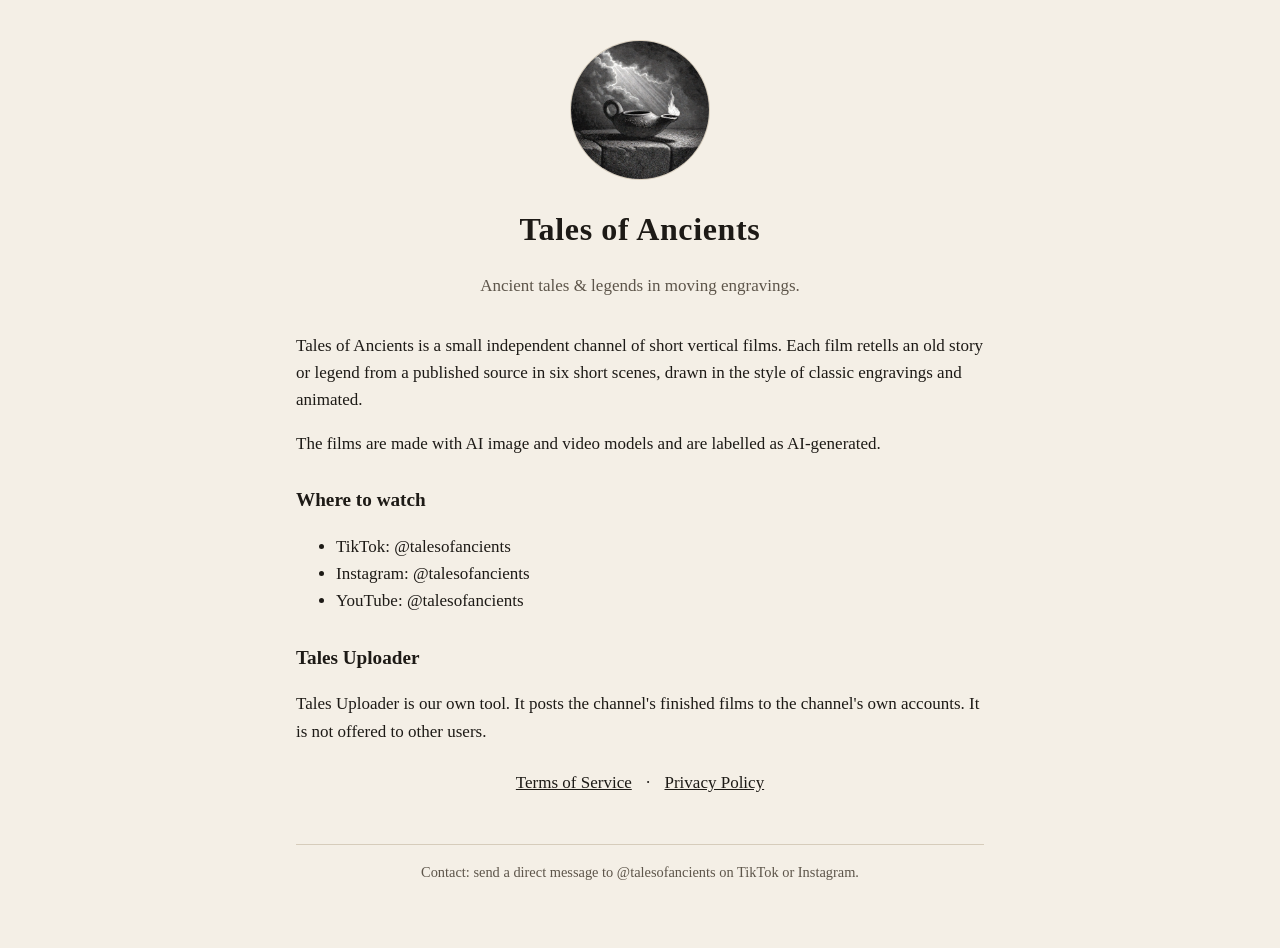
<file: index.html>
<!doctype html>
<html lang="en">
<head>
<meta charset="utf-8">
<meta name="viewport" content="width=device-width, initial-scale=1">
<title>Tales of Ancients</title>
<meta name="description" content="Ancient tales and legends told in moving engravings.">
<link rel="stylesheet" href="style.css">
</head>
<body>
<main>
  <header>
    <img src="logo.png" alt="An ancient oil lamp, the Tales of Ancients emblem">
    <h1>Tales of Ancients</h1>
    <p class="muted">Ancient tales &amp; legends in moving engravings.</p>
  </header>

  <p>Tales of Ancients is a small independent channel of short vertical films. Each film retells an old story or legend
  from a published source in six short scenes, drawn in the style of classic engravings and animated.</p>

  <p>The films are made with AI image and video models and are labelled as AI-generated.</p>

  <h2>Where to watch</h2>
  <ul>
    <li>TikTok: @talesofancients</li>
    <li>Instagram: @talesofancients</li>
    <li>YouTube: @talesofancients</li>
  </ul>

  <h2>Tales Uploader</h2>
  <p>Tales Uploader is our own tool. It posts the channel's finished films to the channel's own accounts. It is not
  offered to other users.</p>

  <nav><a href="terms.html">Terms of Service</a> · <a href="privacy.html">Privacy Policy</a></nav>
  <footer>Contact: send a direct message to @talesofancients on TikTok or Instagram.</footer>
</main>
</body>
</html>
</file>
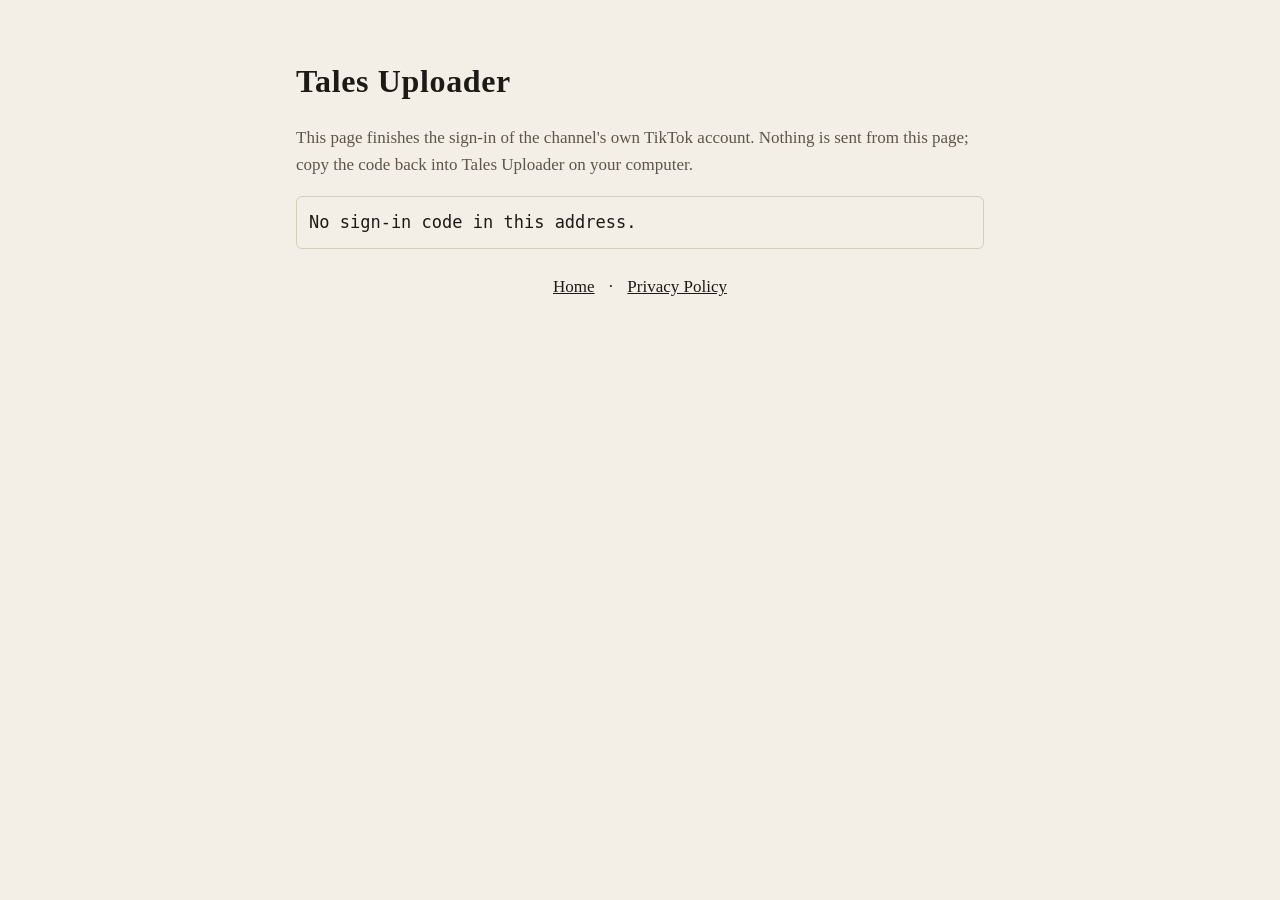
<file: callback.html>
<!doctype html>
<html lang="en">
<head>
<meta charset="utf-8">
<meta name="viewport" content="width=device-width, initial-scale=1">
<title>Tales Uploader sign-in</title>
<meta name="referrer" content="no-referrer">
<link rel="stylesheet" href="style.css">
<style>
  code { display: block; word-break: break-all; padding: 12px; border: 1px solid var(--line); border-radius: 6px; }
  button { font: inherit; padding: 8px 16px; margin-top: 12px; cursor: pointer; }
</style>
</head>
<body>
<main>
  <h1>Tales Uploader</h1>
  <p id="intro" class="muted">This page finishes the sign-in of the channel's own TikTok account. Nothing is sent from
  this page; copy the code back into Tales Uploader on your computer.</p>
  <code id="code">No sign-in code in this address.</code>
  <button id="copy" hidden>Copy</button>
  <nav><a href="index.html">Home</a> · <a href="privacy.html">Privacy Policy</a></nav>
</main>
<script>
  // The code stays in this browser tab: the page makes no requests and keeps no copy.
  const q = new URLSearchParams(location.search);
  const box = document.getElementById("code"), copy = document.getElementById("copy");
  if (q.get("error")) {
    box.textContent = "TikTok answered: " + q.get("error") + " " + (q.get("error_description") || "");
  } else if (q.get("code")) {
    box.textContent = location.href;
    copy.hidden = false;
    copy.onclick = () => navigator.clipboard.writeText(location.href).then(() => { copy.textContent = "Copied"; });
  }
</script>
</body>
</html>
</file>
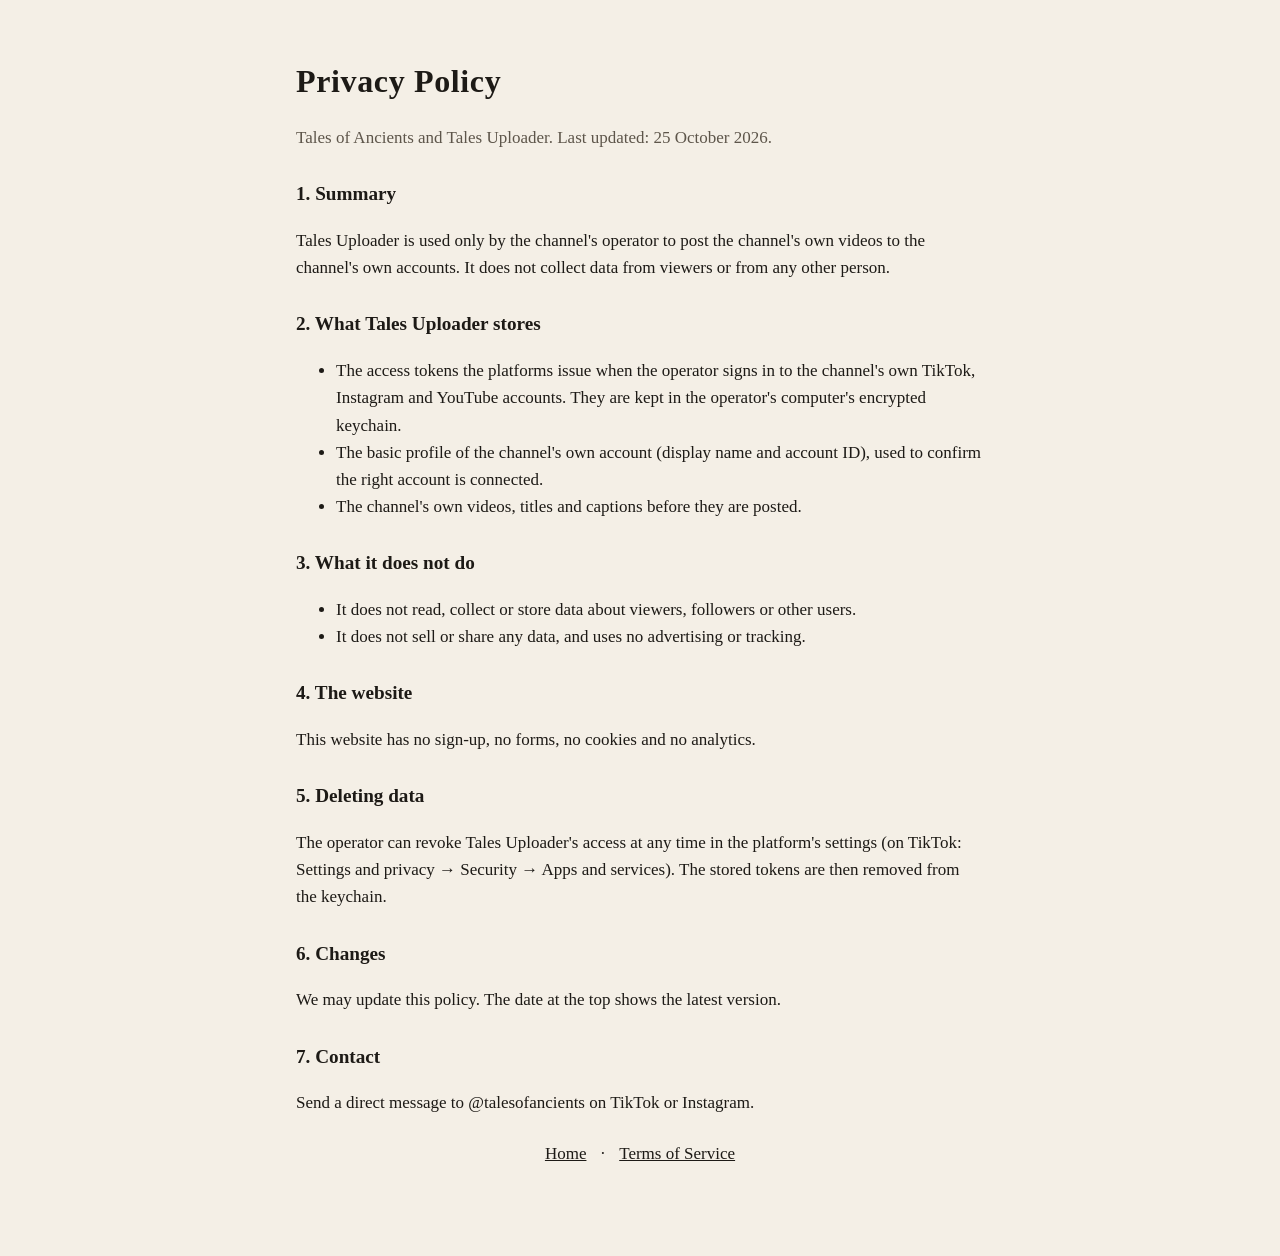
<file: privacy.html>
<!doctype html>
<html lang="en">
<head>
<meta charset="utf-8">
<meta name="viewport" content="width=device-width, initial-scale=1">
<title>Privacy Policy</title>
<link rel="stylesheet" href="style.css">
</head>
<body>
<main>
  <h1>Privacy Policy</h1>
  <p class="muted">Tales of Ancients and Tales Uploader. Last updated: 25 October 2026.</p>

  <h2>1. Summary</h2>
  <p>Tales Uploader is used only by the channel's operator to post the channel's own videos to the channel's own
  accounts. It does not collect data from viewers or from any other person.</p>

  <h2>2. What Tales Uploader stores</h2>
  <ul>
    <li>The access tokens the platforms issue when the operator signs in to the channel's own TikTok, Instagram and
    YouTube accounts. They are kept in the operator's computer's encrypted keychain.</li>
    <li>The basic profile of the channel's own account (display name and account ID), used to confirm the right
    account is connected.</li>
    <li>The channel's own videos, titles and captions before they are posted.</li>
  </ul>

  <h2>3. What it does not do</h2>
  <ul>
    <li>It does not read, collect or store data about viewers, followers or other users.</li>
    <li>It does not sell or share any data, and uses no advertising or tracking.</li>
  </ul>

  <h2>4. The website</h2>
  <p>This website has no sign-up, no forms, no cookies and no analytics.</p>

  <h2>5. Deleting data</h2>
  <p>The operator can revoke Tales Uploader's access at any time in the platform's settings (on TikTok: Settings and
  privacy → Security → Apps and services). The stored tokens are then removed from the keychain.</p>

  <h2>6. Changes</h2>
  <p>We may update this policy. The date at the top shows the latest version.</p>

  <h2>7. Contact</h2>
  <p>Send a direct message to @talesofancients on TikTok or Instagram.</p>

  <nav><a href="index.html">Home</a> · <a href="terms.html">Terms of Service</a></nav>
</main>
</body>
</html>
</file>
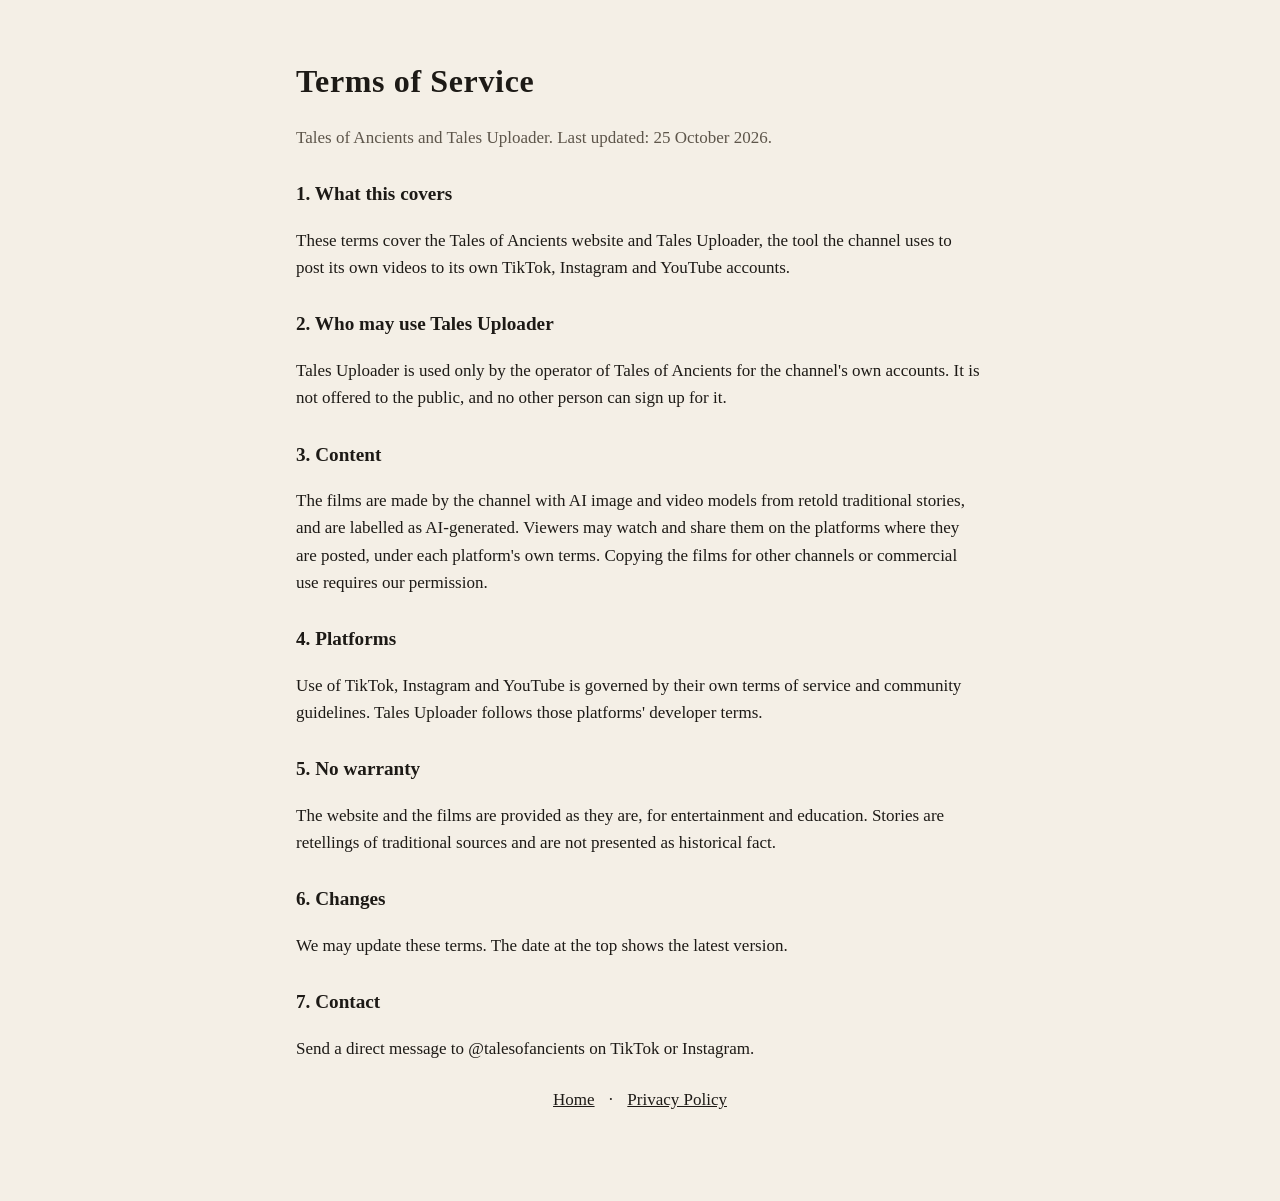
<file: terms.html>
<!doctype html>
<html lang="en">
<head>
<meta charset="utf-8">
<meta name="viewport" content="width=device-width, initial-scale=1">
<title>Terms of Service</title>
<link rel="stylesheet" href="style.css">
</head>
<body>
<main>
  <h1>Terms of Service</h1>
  <p class="muted">Tales of Ancients and Tales Uploader. Last updated: 25 October 2026.</p>

  <h2>1. What this covers</h2>
  <p>These terms cover the Tales of Ancients website and Tales Uploader, the tool the channel uses to post its own
  videos to its own TikTok, Instagram and YouTube accounts.</p>

  <h2>2. Who may use Tales Uploader</h2>
  <p>Tales Uploader is used only by the operator of Tales of Ancients for the channel's own accounts. It is not offered
  to the public, and no other person can sign up for it.</p>

  <h2>3. Content</h2>
  <p>The films are made by the channel with AI image and video models from retold traditional stories, and are labelled
  as AI-generated. Viewers may watch and share them on the platforms where they are posted, under each platform's own
  terms. Copying the films for other channels or commercial use requires our permission.</p>

  <h2>4. Platforms</h2>
  <p>Use of TikTok, Instagram and YouTube is governed by their own terms of service and community guidelines. Tales
  Uploader follows those platforms' developer terms.</p>

  <h2>5. No warranty</h2>
  <p>The website and the films are provided as they are, for entertainment and education. Stories are retellings of
  traditional sources and are not presented as historical fact.</p>

  <h2>6. Changes</h2>
  <p>We may update these terms. The date at the top shows the latest version.</p>

  <h2>7. Contact</h2>
  <p>Send a direct message to @talesofancients on TikTok or Instagram.</p>

  <nav><a href="index.html">Home</a> · <a href="privacy.html">Privacy Policy</a></nav>
</main>
</body>
</html>
</file>
<file: style.css>
:root { --bg: #f4efe6; --ink: #1d1a16; --muted: #5d554a; --line: #d6ccbb; }
@media (prefers-color-scheme: dark) { :root { --bg: #15130f; --ink: #ece5d8; --muted: #a59a88; --line: #3a342b; } }
* { box-sizing: border-box; }
body { margin: 0; background: var(--bg); color: var(--ink); font: 17px/1.6 Georgia, "Times New Roman", serif; }
main { max-width: 720px; margin: 0 auto; padding: 40px 16px 64px; }
header { text-align: center; margin-bottom: 32px; }
header img { width: 140px; height: 140px; border-radius: 50%; border: 1px solid var(--line); }
h1 { font-size: 2rem; margin: 16px 0 4px; letter-spacing: .02em; }
h2 { font-size: 1.2rem; margin-top: 28px; }
p, li { color: var(--ink); }
.muted { color: var(--muted); }
nav { text-align: center; margin: 24px 0; }
nav a { color: var(--ink); margin: 0 10px; }
footer { border-top: 1px solid var(--line); margin-top: 48px; padding-top: 16px; font-size: .9rem; color: var(--muted); text-align: center; }
</file>
